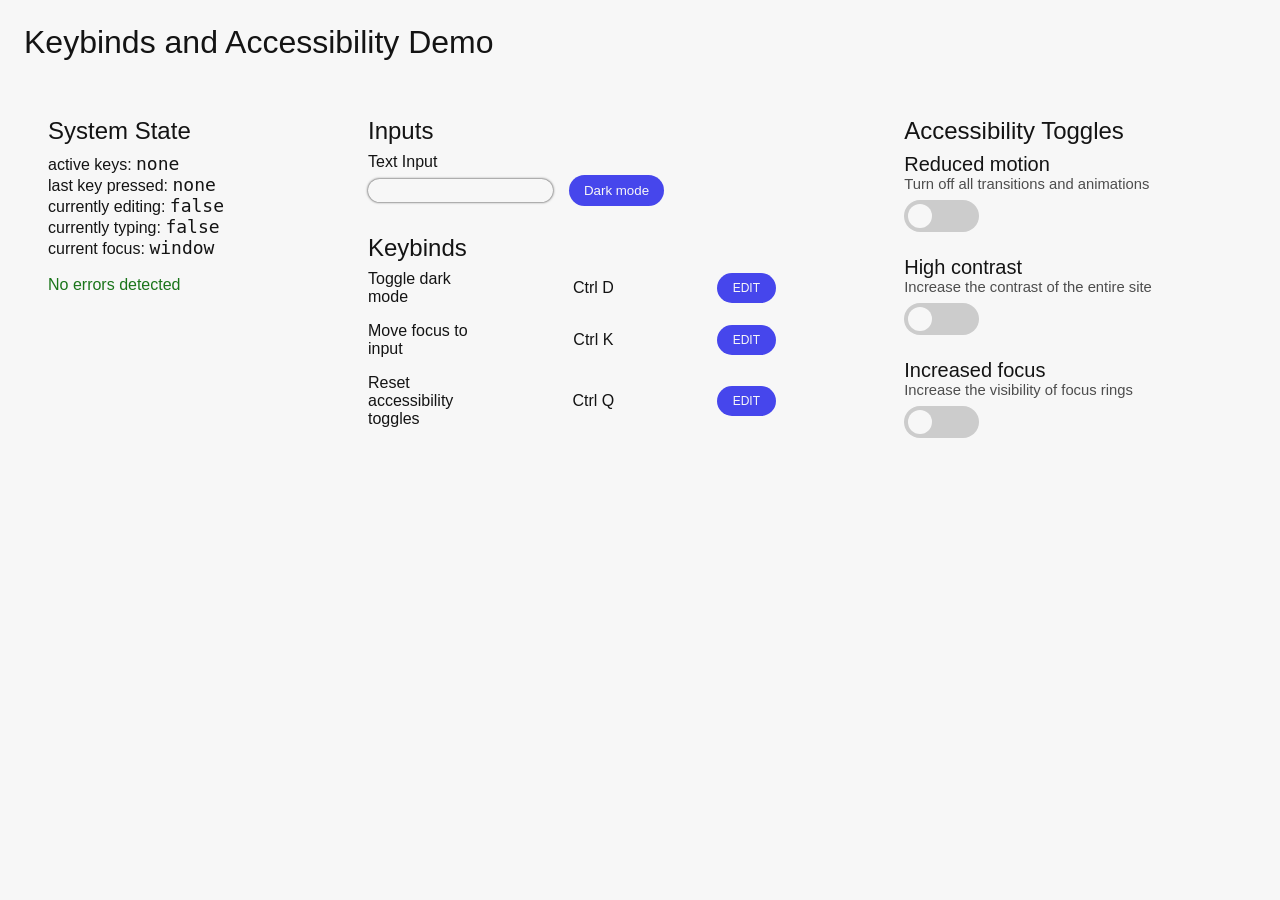
<file: index.html>
<!DOCTYPE html>
<html lang="en">
    <head>
        <meta charset="UTF-8">
        <meta name="viewport" content="width=device-width, initial-scale=1.0">
        <title>Keybinds & Accessibility Demo</title>
        <link rel="stylesheet" href="style.css" type="text/css">
    </head>
    <body>
        <main>
            <h1>Keybinds and Accessibility Demo</h1>
            <p class="touch-fallback">This demo is intended for keyboard use. On touch devices, keybind editing is disabled.</p>
            <div class="flex-wrapper">
                <div class="col">
                    <section>
                        <header>
                            <h2>System State</h2>
                        </header>
                        <p>active keys: <span class="monospace" id="activeKeys">none</span></p>
                        <p>last key pressed: <span class="monospace" id="lastKey">none</span></p>
                        <p role="alert">currently editing: <span class="monospace" id="editingState">false</span></p>
                        <p>currently typing: <span class="monospace" id="typingState">false</span></p>
                        <p>current focus: <span class="monospace" id="currentFocus">window</span></p>
                        <br>
                        <p class="valid" role="alert"><span id="errorMessage">No errors detected</span></p>
                    </section>
                </div>
                <div class="col">
                    <section>
                        <header>
                            <h2>Inputs</h2>
                        </header>
                        <div class="inputs">
                            <div class="col">
                                <label for="input">Text Input</label>
                                <input type="text" id="input" name="q" spellcheck="false">
                            </div>
                            <button class="dark-mode" id="darkModeBtn">Dark mode</button>
                        </div>
                    </section>
                    <section class="keybinds-section">
                        <header>
                            <h2>Keybinds</h2>
                        </header>
                        <div class="keybind">
                            <p>Toggle dark mode</p>
                            <p aria-live="polite" id="darkModeEditInfo">Ctrl D</p>
                            <button aria-label="edit shortcut" id="darkModeEdit" data-action="darkMode" data-info-id="darkModeEditInfo">EDIT</button>
                        </div>
                        <div class="keybind">
                            <p>Move focus to input</p>
                            <p aria-live="polite" id="moveFocusEditInfo">Ctrl K</p>
                            <button aria-label="edit shortcut" id="moveFocusEdit" data-action="focusSearch" data-info-id="moveFocusEditInfo">EDIT</button>
                        </div>
                        <div class="keybind">
                            <p>Reset accessibility toggles</p>
                            <p aria-live="polite" id="resetAccessibilitySettingsEditInfo">Ctrl Q</p>
                            <button aria-label="edit shortcut" id="resetAccessibilitySettingsEdit" data-action="resetAccessibilitySettings" data-info-id="resetAccessibilitySettingsEditInfo">EDIT</button>
                        </div>
                    </section>
                </div>
                <section class="justify-center">
                    <div>
                        <header>
                            <h2>Accessibility Toggles</h2>
                        </header>
                        <div class="toggle">
                            <p class="toggle-title" id="reducedMotionLabel">Reduced motion</p>
                            <p class="toggle-desc">Turn off all transitions and animations</p>
                            <button class="track" id="reducedMotionToggle" aria-labelledby="reducedMotionLabel" aria-pressed="false">
                                <div class="thumb"></div>
                            </button>
                        </div>
                        <div class="toggle">
                            <p class="toggle-title" id="highContrastLabel">High contrast</p>
                            <p class="toggle-desc">Increase the contrast of the entire site</p>
                            <button class="track" id="highContrastToggle" aria-labelledby="highContrastLabel" aria-pressed="false">
                                <div class="thumb"></div>
                            </button>
                        </div>
                        <div class="toggle">
                            <p class="toggle-title" id="increasedFocusLabel">Increased focus</p>
                            <p class="toggle-desc">Increase the visibility of focus rings</p>
                            <button class="track" id="increasedFocusToggle" aria-labelledby="increasedFocusLabel" aria-pressed="false">
                                <div class="thumb"></div>
                            </button>
                        </div>
                    </div>
                </section>
            </div>
        </main>
        <script src="script.js"></script>
    </body>
</html>
</file>
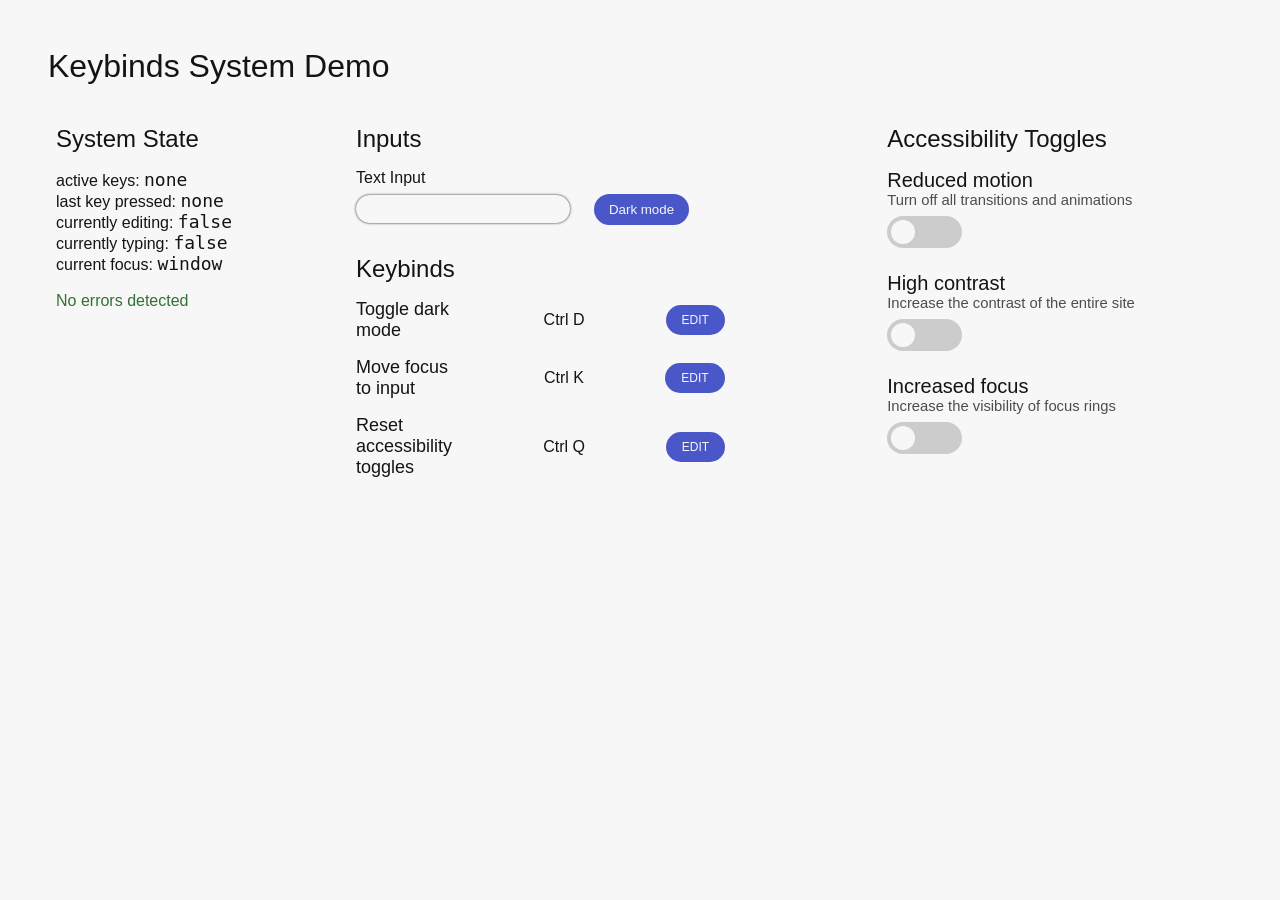
<file: src/index.html>
<!DOCTYPE html>
<html lang="en">
    <head>
        <meta charset="UTF-8">
        <meta name="viewport" content="width=device-width, initial-scale=1.0">
        <meta name="description" content="Live demo of accessibility-rich shortcut customization system">
        <link rel="icon" href="./icons/favicon.ico" type="image/x-icon">
        <link rel="icon" href="./icons/favicon.svg" type="image/svg+xml">
        <link rel="apple-touch-icon" href="./icons/favicon.png">
        <title>Keybinds System Demo</title>
        <link rel="stylesheet" href="./style.css" type="text/css">
    </head>
    <body>
        <main>
            <h1>Keybinds System Demo</h1>
            <p class="touch-fallback">This demo is intended for keyboard use. On touch devices, keybind editing is disabled.</p>
            <div class="flex-wrapper">
                <div class="col">
                    <section>
                        <header>
                            <h2>System State</h2>
                        </header>
                        <p>active keys: <span class="monospace" id="activeKeys">none</span></p>
                        <p>last key pressed: <span class="monospace" id="lastKey">none</span></p>
                        <p role="alert">currently editing: <span class="monospace" id="editingState">false</span></p>
                        <p>currently typing: <span class="monospace" id="typingState">false</span></p>
                        <p>current focus: <span class="monospace" id="currentFocus">window</span></p>
                        <br>
                        <p class="valid" role="alert"><span id="errorMessage">No errors detected</span></p>
                    </section>
                </div>
                <div class="col">
                    <section>
                        <header>
                            <h2>Inputs</h2>
                        </header>
                        <div class="inputs">
                            <label for="input">Text Input</label>
                            <div class="row items-center">
                                <input type="text" id="input" name="q" spellcheck="false">    
                                <button class="dark-mode" id="darkModeBtn">Dark mode</button>
                            </div>
                        </div>
                    </section>
                    <section class="keybinds-section">
                        <header>
                            <h2>Keybinds</h2>
                        </header>
                        <div class="keybind">
                            <p class="keybind-title">Toggle dark mode</p>
                            <div class="keybind-subgroup">    
                                <p aria-live="polite" id="darkModeEditInfo">Ctrl D</p>
                                <button aria-label="edit shortcut" id="darkModeEdit" data-action="darkMode" data-info-id="darkModeEditInfo">EDIT</button>
                            </div>
                        </div>
                        <div class="keybind">
                            <p class="keybind-title">Move focus to input</p>
                            <div class="keybind-subgroup">
                                <p aria-live="polite" id="moveFocusEditInfo">Ctrl K</p>
                                <button aria-label="edit shortcut" id="moveFocusEdit" data-action="focusSearch" data-info-id="moveFocusEditInfo">EDIT</button>
                            </div>
                        </div>
                        <div class="keybind">
                            <p class="keybind-title">Reset accessibility toggles</p>
                            <div class="keybind-subgroup">
                                <p aria-live="polite" id="resetAllyEditInfo">Ctrl Q</p>
                                <button aria-label="edit shortcut" id="resetAllyEdit" data-action="resetAlly" data-info-id="resetAllyEditInfo">EDIT</button>
                            </div>
                        </div>
                    </section>
                </div>
                <section class="justify-center">
                    <div>
                        <header>
                            <h2>Accessibility Toggles</h2>
                        </header>
                        <div class="toggle">
                            <p class="toggle-title" id="reducedMotionLabel">Reduced motion</p>
                            <p class="toggle-desc">Turn off all transitions and animations</p>
                            <button class="track" id="reducedMotionToggle" aria-labelledby="reducedMotionLabel" aria-pressed="false">
                                <div class="thumb"></div>
                            </button>
                        </div>
                        <div class="toggle">
                            <p class="toggle-title" id="highContrastLabel">High contrast</p>
                            <p class="toggle-desc">Increase the contrast of the entire site</p>
                            <button class="track" id="highContrastToggle" aria-labelledby="highContrastLabel" aria-pressed="false">
                                <div class="thumb"></div>
                            </button>
                        </div>
                        <div class="toggle">
                            <p class="toggle-title" id="increasedFocusLabel">Increased focus</p>
                            <p class="toggle-desc">Increase the visibility of focus rings</p>
                            <button class="track" id="increasedFocusToggle" aria-labelledby="increasedFocusLabel" aria-pressed="false">
                                <div class="thumb"></div>
                            </button>
                        </div>
                    </div>
                </section>
            </div>
        </main>
        <script src="./script.js"></script>
    </body>
</html>
</file>
<file: style.css>
:root {
    --decorative-spacing-xs: 4px;
    --decorative-spacing-s: 8px;
    --decorative-spacing-m: 12px;
    --decorative-spacing-l: 16px;
    --decorative-spacing-xl: 24px;
    --semantic-spacing-s: 0.5rem;
    --semantic-spacing-m: 1rem;
    --semantic-spacing-l: 1.5rem;
    --semantic-spacing-xl: 2rem;
    --border-radius-std: 8px;
    --border-radius-large: 16px;
    --bg-default: oklch(97.614% 0.00011 271.152);
    --bg-dark: oklch(84.522% 0.0001 271.152);
    --color-accent: oklch(51.146% 0.24057 273.869);
    --color-accent-active: oklch(40.761% 0.23614 269.415);
    --color-accent-light: oklch(70.177% 0.15825 278.325);
    --text-default: oklch(19.125% 0.00002 271.152);
    --text-secondary: oklch(19.125% 0.00002 271.152/0.75);
    --high-contrast-bg: oklch(100% 0.00011 271.152);
    --high-contrast-text: oklch(0% 0 0);
    --high-contrast-track: oklch(59.987% 0.00007 271.152);
    --high-contrast-thumb: oklch(100% 0.00011 271.152);
    --high-contrast-active-track: oklch(77.389% 0.11513 273.621); 
    --high-contrast-active-thumb: oklch(45.203% 0.3133 264.073);
    --high-contrast-accent: oklch(45.203% 0.3133 264.073);
    --high-contrast-accent-active: oklch(42.938% 0.22799 271.476);
    --high-contrast-accent-light: oklch(56.789% 0.18529 269.164);
    --color-valid: oklch(49.234% 0.15006 142.888);
    --color-error: oklch(52.879% 0.217 29.223);
    --text-xxs: 0.75rem;
    --text-xs: 0.925rem;
    --text-sm: 1.125rem;
    --text-m: 1.25rem;
    --text-l: 1.5rem; 
}

.dark {
    --bg-default: oklch(15.907% 0.00002 271.152);
    --bg-dark: oklch(33.289% 0.00004 271.152);
    --text-default: oklch(95.514% 0.00011 271.152);
    --text-secondary: oklch(84.522% 0.0001 271.152/0.75);
    --color-accent: oklch(65.512% 0.18557 276.939);
    --color-accent-active: oklch(51.205% 0.16342 278.951);
    --color-accent-light: oklch(81.928% 0.05311 274.431);
    --high-contrast-bg: oklch(0% 0 0);
    --high-contrast-text: oklch(100% 0.00011 271.152);
    --high-contrast-track: oklch(75.402% 0.00009 271.152);
    --high-contrast-thumb: oklch(36.002% 0.00004 271.152);
    --high-contrast-active-track: oklch(80.202% 0.09974 273.907); 
    --high-contrast-active-thumb: oklch(37.639% 0.22784 268.253);
    --high-contrast-accent: oklch(80.202% 0.09974 273.907);
    --high-contrast-accent-active: oklch(71.534% 0.15237 281.852);
    --high-contrast-accent-light: oklch(86.483% 0.06654 274.628);
    --color-valid: oklch(85.965% 0.27115 142.776);
    --color-error: oklch(66.066% 0.22581 25.939);
}

* {
    box-sizing: border-box;
}

body {
    margin: 0;
    background-color: var(--bg-default);
    color: var(--text-default);
    font-family: sans-serif, system-ui, -apple-system, BlinkMacSystemFont, 'Segoe UI', Roboto, Oxygen, Ubuntu, Cantarell, 'Open Sans', 'Helvetica Neue';
    transition: background-color 150ms ease, color 150ms ease;
}

main {
    padding: 24px;
    min-height: 100vh;
    display: flex;
    flex-flow: column nowrap;
}

.valid {
    color: var(--color-valid);
}

.invalid {
    color: var(--color-error);
}

h1, h2, p {
    margin: 0;
    font-weight: 400;
}

h1 {
    margin-bottom: var(--semantic-spacing-xl);
}

h2 {
    font-size: var(--text-l);
    margin-bottom: var(--semantic-spacing-s);
}

.touch-fallback {
    display: none;
}

.flex-wrapper {
    display: flex;
    flex-flow: row nowrap;
    flex-grow: 1;
    justify-content: space-evenly;
}

.flex-wrapper > * {
    flex: 3;
    min-width: 12rem;
    padding: var(--decorative-spacing-xl);
}

.flex-wrapper > :first-child {
    flex: 2;
}

.flex-wrapper > :nth-child(2) {
    min-width: 18rem;
}

.justify-center {
    display: flex;
    justify-content: center;
}

.row {
    display: flex;
    flex-flow: row nowrap;
}

.inputs {
    display: flex;
    flex-flow: row wrap;
    align-items: flex-end;
    column-gap: var(--decorative-spacing-l);
}

.col {
    display: flex;
    flex-flow: column nowrap;
}

input {
    background-color: var(--bg-default);
    margin: var(--semantic-spacing-s) 0;
    padding: var(--decorative-spacing-xs) var(--decorative-spacing-s);
    box-shadow: 0 0 2.5px 0 var(--text-default);
    border: none;
    border-radius: var(--border-radius-large);
    transition: background-color 100ms ease-out, box-shadow 100ms ease-in;
    color: var(--text-default);
}

input:focus-visible {
    outline: 1.5px solid var(--text-default);
}

.dark-mode {
    margin: var(--decorative-spacing-xs) 0;
    border-radius: var(--border-radius-large);
    padding: var(--decorative-spacing-s) var(--decorative-spacing-m);
    background-color: var(--color-accent);
    border: none;
    color: var(--bg-default);
    min-width: 95px;
    transition: background-color 100ms ease-out, color 100ms ease-out;
}

.dark-mode:hover, .keybind button:hover {
    background-color: var(--color-accent-light);
}

.dark-mode:active, .keybind button:active {
    background-color: var(--color-accent-active);
}

.toggle {
    margin-bottom: var(--semantic-spacing-m);
}

.toggle-title {
    font-size: var(--text-m);
}

.toggle-desc {
    font-size: var(--text-xs);
    color: var(--text-secondary);
    transition: color 150ms ease;
}

.track {
    position: relative;
    min-width: 75px;
    margin: var(--semantic-spacing-s) 0;
    padding: var(--decorative-spacing-xs) 0;
    border-radius: var(--border-radius-large);
    background-color: var(--bg-dark);
    border: none;
    transition: background-color 150ms ease-out;
}

.track.active {
    background-color: var(--color-accent-light);
}

.thumb {
    position: relative;
    left: var(--decorative-spacing-xs);
    width: 24px;
    height: 24px;
    border-radius: 1000px;
    border-radius: var(--border-radius-large);
    background-color: var(--bg-default);
    transition: background-color 150ms ease-out, left 250ms ease;
}

.active .thumb {
    left: 45px;
    background-color: var(--color-accent);
}

.keybinds-section {
    margin-top: var(--semantic-spacing-l);
}

.keybind {
    display: flex;
    flex-flow: row;
    justify-content: space-between;
    align-items: center;
    gap: var(--decorative-spacing-xl);
    margin-bottom: var(--semantic-spacing-m);
}

.keybind p {
    max-width: 25%;
}

.keybind button {
    border-radius: var(--border-radius-large);
    padding: var(--decorative-spacing-s) var(--decorative-spacing-l);
    background-color: var(--color-accent);
    border: none;
    font-size: var(--text-xxs);
    color: var(--bg-default);
    transition: background-color 100ms ease-out, color 100ms ease-out;
}

body *:disabled, body *:disabled:hover, body *:disabled:active {
    background-color: gray;
    opacity: 0.9;
}

.monospace {
    font-family: monospace;
    font-size: var(--text-sm);
}

body.reduced-motion, body.reduced-motion * {
    transition: none;
}

.high-contrast {
    background-color: var(--high-contrast-bg);
    color: var(--high-contrast-text);
}

.high-contrast .track {
    background-color: var(--high-contrast-track);
}

.high-contrast .track.active {
    background-color: var(--high-contrast-active-track);
}

.high-contrast .thumb {
    background-color: var(--high-contrast-thumb);
}

.high-contrast .active .thumb {
    background-color: var(--high-contrast-active-thumb);
}

.high-contrast .toggle-desc {
    color: var(--high-contrast-text);
}

.high-contrast .dark-mode, .high-contrast .keybind button {
    background-color: var(--high-contrast-accent);
}

.high-contrast .dark-mode:hover, .high-contrast .keybind button:hover {
    background-color: var(--high-contrast-accent-light);
}

.high-contrast .dark-mode:active, .high-contrast .keybind button:active {
    background-color: var(--high-contrast-accent-active);
}

.increased-focus *:focus-visible, 
.increased-focus *:focus {
    outline: 2px solid var(--text-default);
}

@media (max-width: 47rem) {
    .flex-wrapper {
        flex-flow: column nowrap;
    }

    .flex-wrapper > * {
        flex: 3;
        padding: 0;
        margin-bottom: var(--semantic-spacing-xl);
    }

    .keybind p {
        max-width: 15%;
    }

    .justify-center {
        justify-content: flex-start;
    }

    .touch-fallback {
        display: block;
        margin-bottom: var(--semantic-spacing-l);
    }
}
</file>
<file: src/style.css>
:root {
    --decorative-spacing-xs: 4px;
    --decorative-spacing-s: 8px;
    --decorative-spacing-m: 12px;
    --decorative-spacing-l: 16px;
    --decorative-spacing-xl: 24px;
    --semantic-spacing-s: 0.5rem;
    --semantic-spacing-m: 1rem;
    --semantic-spacing-l: 1.5rem;
    --semantic-spacing-xl: 2rem;
    --border-radius-std: 8px;
    --border-radius-large: 16px;
    --bg-default: oklch(97.614% 0.00011 271.152);
    --bg-dark: oklch(84.522% 0.0001 271.152);
    --color-accent: oklch(51.146% 0.175 273.5);
    --color-accent-active: oklch(40.761% 0.172 271.5);
    --color-accent-light: oklch(70.177% 0.118 274.5);
    --text-default: oklch(19.125% 0.00002 271.152);
    --text-secondary: oklch(19.125% 0.00002 271.152/0.75);
    --high-contrast-bg: oklch(100% 0.00011 271.152);
    --high-contrast-text: oklch(0% 0 0);
    --high-contrast-track: oklch(59.987% 0.00007 271.152);
    --high-contrast-thumb: oklch(100% 0.00011 271.152);
    --high-contrast-active-track: oklch(77.389% 0.086 273.5);
    --high-contrast-active-thumb: oklch(45.203% 0.228 272.0);
    --high-contrast-accent: oklch(45.203% 0.228 272.0);
    --high-contrast-accent-active: oklch(42.938% 0.172 272.0);
    --high-contrast-accent-light: oklch(56.789% 0.142 271.5);
    --color-valid: oklch(49.234% 0.118 142.888);
    --color-error: oklch(52.879% 0.170 29.223);
    --text-xxs: 0.75rem;
    --text-xs: 0.925rem;
    --text-sm: 1.125rem;
    --text-m: 1.25rem;
    --text-l: 1.5rem;
}

.dark {
    --bg-default: oklch(15.907% 0.00002 271.152);
    --bg-dark: oklch(33.289% 0.00004 271.152);
    --text-default: oklch(95.514% 0.00011 271.152);
    --text-secondary: oklch(84.522% 0.0001 271.152/0.75);
    --color-accent: oklch(65.512% 0.138 274.5);
    --color-accent-active: oklch(51.205% 0.122 275.0);
    --color-accent-light: oklch(81.928% 0.040 273.5);
    --high-contrast-bg: oklch(0% 0 0);
    --high-contrast-text: oklch(100% 0.00011 271.152);
    --high-contrast-track: oklch(75.402% 0.00009 271.152);
    --high-contrast-thumb: oklch(36.002% 0.00004 271.152);
    --high-contrast-active-track: oklch(80.202% 0.075 273.5);
    --high-contrast-active-thumb: oklch(37.639% 0.166 271.0);
    --high-contrast-accent: oklch(80.202% 0.075 273.5);
    --high-contrast-accent-active: oklch(71.534% 0.114 273.5);
    --high-contrast-accent-light: oklch(86.483% 0.050 273.5);
    --color-valid: oklch(85.965% 0.210 142.776);
    --color-error: oklch(66.066% 0.175 25.939);
}

* {
    box-sizing: border-box;
}

body {
    margin: 0;
    background-color: var(--bg-default);
    color: var(--text-default);
    font-family: sans-serif, system-ui, -apple-system, BlinkMacSystemFont, 'Segoe UI', Roboto, Oxygen, Ubuntu, Cantarell, 'Open Sans', 'Helvetica Neue';
    transition: background-color 150ms ease, color 150ms ease;
}

main {
    padding: 48px;
    min-height: 100vh;
    display: flex;
    flex-flow: column nowrap;
}

.valid {
    color: var(--color-valid);
}

.invalid {
    color: var(--color-error);
}

h1, h2, p {
    margin: 0;
    font-weight: 400;
}

h1 {
    margin-bottom: var(--semantic-spacing-xl);
}

h2 {
    font-size: var(--text-l);
    margin-bottom: var(--semantic-spacing-m);
}

.touch-fallback {
    display: none;
}

.flex-wrapper {
    display: flex;
    flex-flow: row nowrap;
    flex-grow: 1;
    justify-content: space-evenly;
}

.flex-wrapper > * {
    flex: 3;
    min-width: 12rem;
    padding: var(--decorative-spacing-s);
}

.flex-wrapper > :first-child {
    flex: 2;
}

.flex-wrapper > :nth-child(2) {
    min-width: 18rem;
}

.justify-center {
    display: flex;
    justify-content: center;
}

.row {
    display: flex;
    flex-flow: row nowrap;
}

.items-center {
    align-items: center;
    gap: var(--decorative-spacing-xl)
}

.inputs {
    display: flex;
    flex-flow: column nowrap;
    column-gap: var(--decorative-spacing-l);
}

.col {
    display: flex;
    flex-flow: column nowrap;
}

input {
    background-color: var(--bg-default);
    margin: var(--semantic-spacing-s) 0;
    padding: 6px var(--decorative-spacing-m);
    box-shadow: 0 0 2.5px 0 var(--text-default);
    border: none;
    border-radius: var(--border-radius-large);
    transition: background-color 100ms ease-out, box-shadow 100ms ease-in;
    color: var(--text-default);
    font-size: var(--text-xs);
}

input:focus-visible {
    outline: 1.5px solid var(--text-default);
}

.dark-mode {
    margin: var(--decorative-spacing-xs) 0;
    border-radius: var(--border-radius-large);
    padding: var(--decorative-spacing-s) var(--decorative-spacing-m);
    background-color: var(--color-accent);
    border: none;
    color: var(--bg-default);
    min-width: 95px;
    transition: background-color 100ms ease-out, color 100ms ease-out;
}

.dark-mode:hover, .keybind button:hover {
    background-color: var(--color-accent-light);
}

.dark-mode:active, .keybind button:active {
    background-color: var(--color-accent-active);
}

.toggle {
    margin-bottom: var(--semantic-spacing-m);
}

.toggle-title {
    font-size: var(--text-m);
}

.toggle-desc {
    font-size: var(--text-xs);
    color: var(--text-secondary);
    transition: color 150ms ease;
}

.track {
    position: relative;
    min-width: 75px;
    margin: var(--semantic-spacing-s) 0;
    padding: var(--decorative-spacing-xs) 0;
    border-radius: var(--border-radius-large);
    background-color: var(--bg-dark);
    border: none;
    transition: background-color 150ms ease-out;
}

.track.active {
    background-color: var(--color-accent-light);
}

.thumb {
    position: relative;
    left: var(--decorative-spacing-xs);
    width: 24px;
    height: 24px;
    border-radius: 1000px;
    border-radius: var(--border-radius-large);
    background-color: var(--bg-default);
    transition: background-color 150ms ease-out, left 250ms ease;
}

.active .thumb {
    left: 45px;
    background-color: var(--color-accent);
}

.keybinds-section {
    margin-top: var(--semantic-spacing-l);
}

.keybind {
    display: flex;
    flex-flow: row nowrap;
    justify-content: space-between;
    align-items: center;
    gap: var(--decorative-spacing-xl);
    margin-bottom: var(--semantic-spacing-m);
}

.keybind-subgroup {
    display: flex;
    flex-flow: row nowrap;
    gap: var(--decorative-spacing-xl);
    width: 75%;
    justify-content: space-evenly;
    align-items: center;
}

.keybind-title {
    font-size: var(--text-sm);
}

.keybind p {
    max-width: 25%;
}

.keybind button {
    border-radius: var(--border-radius-large);
    padding: var(--decorative-spacing-s) var(--decorative-spacing-l);
    background-color: var(--color-accent);
    border: none;
    font-size: var(--text-xxs);
    color: var(--bg-default);
    transition: background-color 100ms ease-out, color 100ms ease-out;
}

body *:disabled, body *:disabled:hover, body *:disabled:active {
    background-color: gray;
    opacity: 0.9;
}

.monospace {
    font-family: monospace;
    font-size: var(--text-sm);
}

body.reduced-motion, body.reduced-motion * {
    transition: none;
}

.high-contrast {
    background-color: var(--high-contrast-bg);
    color: var(--high-contrast-text);
}

.high-contrast .track {
    background-color: var(--high-contrast-track);
}

.high-contrast .track.active {
    background-color: var(--high-contrast-active-track);
}

.high-contrast .thumb {
    background-color: var(--high-contrast-thumb);
}

.high-contrast .active .thumb {
    background-color: var(--high-contrast-active-thumb);
}

.high-contrast .toggle-desc {
    color: var(--high-contrast-text);
}

.high-contrast .dark-mode, .high-contrast .keybind button {
    background-color: var(--high-contrast-accent);
}

.high-contrast .dark-mode:hover, .high-contrast .keybind button:hover {
    background-color: var(--high-contrast-accent-light);
}

.high-contrast .dark-mode:active, .high-contrast .keybind button:active {
    background-color: var(--high-contrast-accent-active);
}

.increased-focus *:focus-visible, 
.increased-focus *:focus {
    outline: 2px solid var(--text-default);
}

@media (max-width: 64rem) {
    .flex-wrapper {
        flex-flow: column nowrap;
    }

    .flex-wrapper > * {
        flex: 3;
        padding: 0;
        margin-bottom: var(--semantic-spacing-xl);
    }

    .keybind p {
        max-width: 15%;
    }

    .justify-center {
        justify-content: flex-start;
    }

    .touch-fallback {
        display: block;
        margin-bottom: var(--semantic-spacing-l);
    }

    .keybind {
        max-width: 60%;
    }
}

@media (max-width: 52rem) {
    .keybind {
        align-items: start;
        flex-flow: column nowrap;
        max-width: 100%;
        gap: 0;
        margin-bottom: var(--semantic-spacing-l);
    }

    .inputs > div.row {
        flex-flow: column nowrap;
        align-items: start;
        gap: var(--decorative-spacing-s);
    }

    .keybind-title {
        margin-bottom: var(--semantic-spacing-s);
    }

    .keybind-subgroup {
        justify-content: start;
        gap: 128px;
    }

    .keybind p {
        max-width: 100%;
    }
}
</file>
